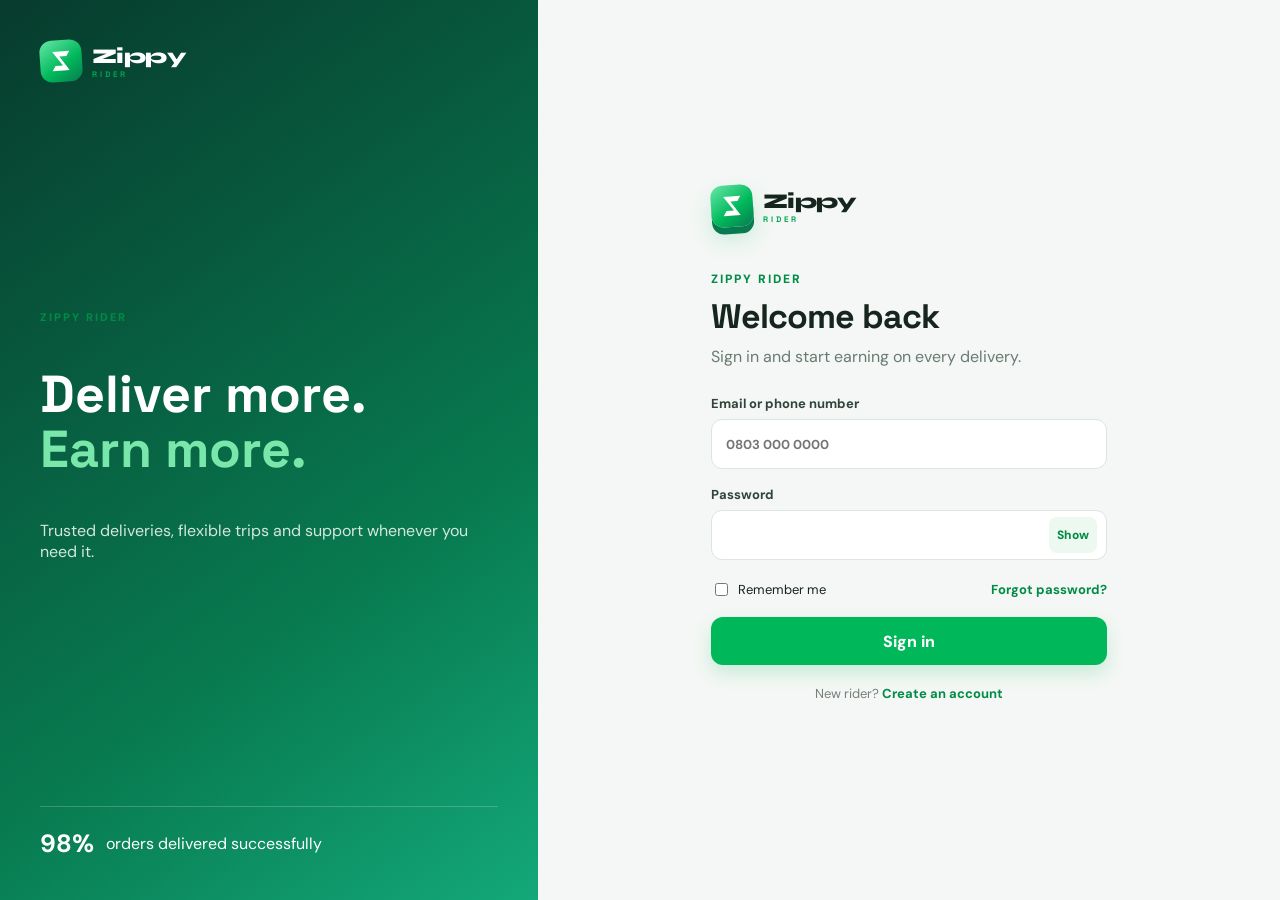
<file: rider/index.html>
<!doctype html><html lang="en"><head><meta charset="UTF-8"/><meta name="viewport" content="width=device-width,initial-scale=1"/><meta name="theme-color" content="#00B85A"/><link rel="preconnect" href="https://fonts.googleapis.com"><link href="https://fonts.googleapis.com/css2?family=DM+Sans:wght@400;500;600;700&family=Space+Grotesk:wght@500;600;700&family=Syne:wght@600;700;800&display=swap" rel="stylesheet"><title>Zippy Rider</title><script type="module" crossorigin src="./assets/index-DfxE4OJ1.js"></script><link rel="stylesheet" crossorigin href="./assets/index-D6kRDA44.css"></head><body><div id="root"></div></body></html>
</file>
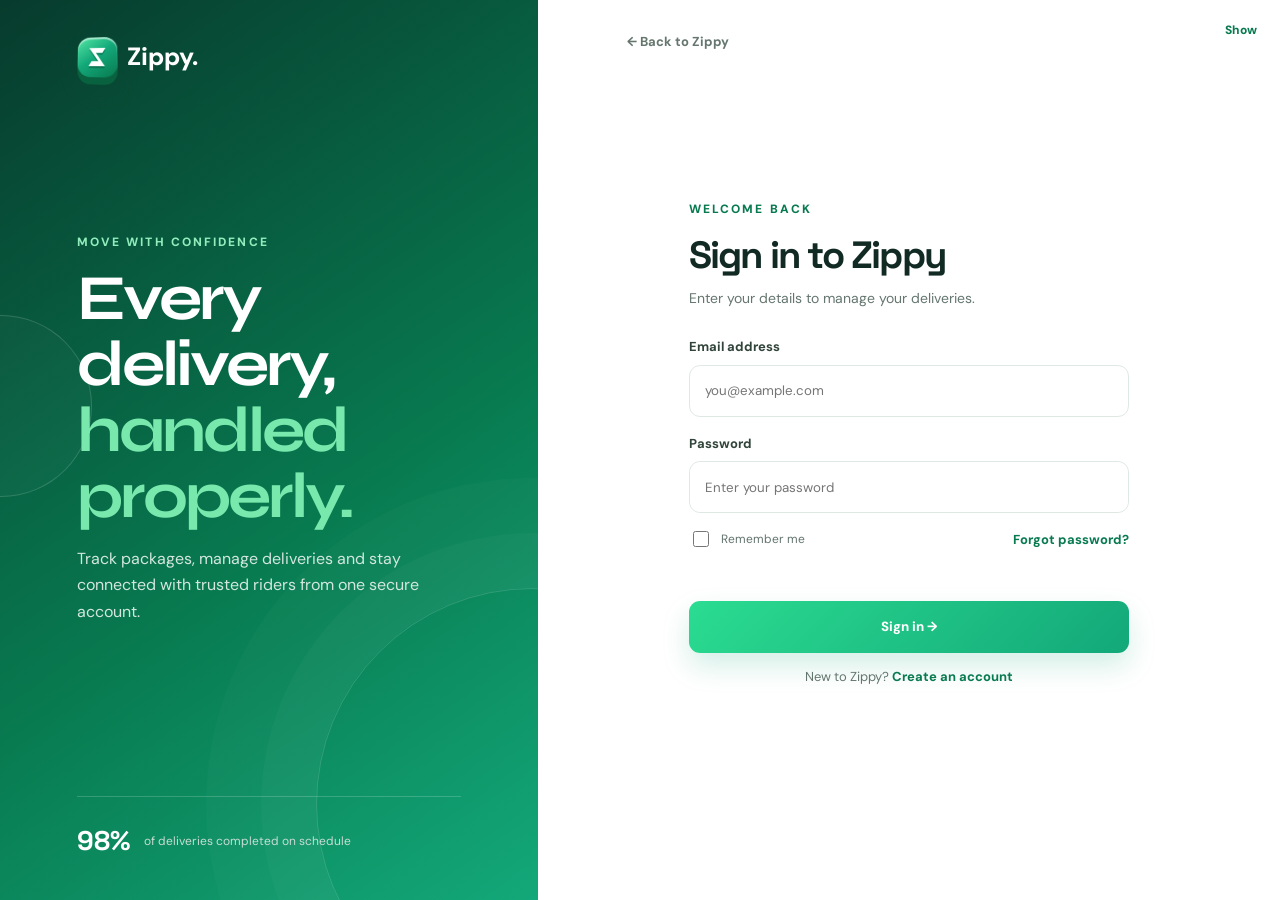
<file: auth.html>
<!doctype html>
<html lang="en">
<head>
  <meta charset="UTF-8">
  <meta name="viewport" content="width=device-width, initial-scale=1.0">
  <meta name="description" content="Securely access or create your Zippy account">
  <title>Account | Zippy</title>
  <link rel="preconnect" href="https://fonts.googleapis.com">
  <link rel="preconnect" href="https://fonts.gstatic.com" crossorigin>
  <link href="https://fonts.googleapis.com/css2?family=DM+Sans:wght@400;500;600;700&family=Space+Grotesk:wght@500;600;700&family=Syne:wght@700;800&display=swap" rel="stylesheet">
  <link rel="stylesheet" href="style.css">
</head>
<body class="auth-page">
  <main class="auth-layout">
    <section class="auth-visual">
      <a href="index.html" class="auth-logo"><span class="logo-icon brand-mark" aria-hidden="true"><svg viewBox="0 0 44 44"><path d="M10 8h25l-4.6 7.2H20l13.8 20.8H8.9l4.6-7.2h10.9L10 8Z"/></svg></span><span>Zippy.</span></a>
      <div class="auth-message"><p class="eyebrow">Move with confidence</p><h1>Every delivery,<br><span>handled properly.</span></h1><p>Track packages, manage deliveries and stay connected with trusted riders from one secure account.</p></div>
      <div class="auth-stat"><span>98%</span><p>of deliveries completed on schedule</p></div>
    </section>

    <section class="auth-panel">
      <a href="index.html" class="auth-back">← Back to Zippy</a>
      <div class="auth-card">
        <section data-auth-view="login">
          <p class="eyebrow">Welcome back</p><h2>Sign in to Zippy</h2><p class="auth-intro">Enter your details to manage your deliveries.</p>
          <form class="auth-form" data-auth-action="login" novalidate>
            <label>Email address<input type="email" name="email" autocomplete="email" placeholder="you@example.com" required></label>
            <label>Password<div class="password-control"><input type="password" name="password" autocomplete="current-password" placeholder="Enter your password" minlength="8" required><button type="button" class="password-toggle" aria-label="Show password">Show</button></div></label>
            <div class="auth-row"><label class="check"><input type="checkbox" name="remember"><span>Remember me</span></label><a href="auth.html?view=forgot">Forgot password?</a></div>
            <p class="form-error" role="alert"></p><button class="auth-submit" type="submit">Sign in →</button>
          </form>
          <p class="auth-switch">New to Zippy? <a href="auth.html?view=register">Create an account</a></p>
        </section>

        <section data-auth-view="register" hidden>
          <p class="eyebrow">Join the movement</p><h2>Create your account</h2><p class="auth-intro">Start sending packages with Zippy today.</p>
          <form class="auth-form" data-auth-action="register" novalidate>
            <div class="name-fields">
              <label>Surname<input type="text" name="surname" autocomplete="family-name" placeholder="e.g. Okafor" minlength="2" required></label>
              <label>Other names<input type="text" name="other_names" autocomplete="given-name" placeholder="e.g. Ada" minlength="2" required></label>
            </div>
            <label>Email address<input type="email" name="email" autocomplete="email" placeholder="you@example.com" required></label>
            <label>Phone number<input type="tel" name="phone" autocomplete="tel" placeholder="e.g. 0801 234 5678" minlength="7" maxlength="18" required></label>
            <label>Password<div class="password-control"><input type="password" name="password" autocomplete="new-password" placeholder="Create a strong password" minlength="8" required><button type="button" class="password-toggle" aria-label="Show password">Show</button></div><small class="field-hint">Use 8+ characters with a number and a letter.</small></label>
            <label class="check terms"><input type="checkbox" name="terms" required><span>I agree to the Terms of Service and Privacy Policy.</span></label>
            <p class="form-error" role="alert"></p><button class="auth-submit" type="submit">Create account →</button>
          </form>
          <p class="auth-switch">Already have an account? <a href="auth.html?view=login">Sign in</a></p>
        </section>

        <section data-auth-view="forgot" hidden>
          <p class="eyebrow">Account recovery</p><h2>Forgot your password?</h2><p class="auth-intro">Enter your email and we'll send you a reset link.</p>
          <form class="auth-form" data-auth-action="forgot" novalidate>
            <label>Email address<input type="email" name="email" autocomplete="email" placeholder="you@example.com" required></label>
            <p class="form-error" role="alert"></p><button class="auth-submit" type="submit">Send reset link →</button>
          </form>
          <p class="auth-switch"><a href="auth.html?view=login">← Back to sign in</a></p>
        </section>

        <section data-auth-view="verify" hidden>
          <div class="verify-icon">✉</div><p class="eyebrow">One last step</p><h2>Verify your email</h2><p class="auth-intro">We sent a 6-digit verification code to <strong id="verification-email">your email address</strong>.</p>
          <form class="auth-form" data-auth-action="verify" novalidate>
            <label class="sr-only" for="verification-code">Verification code</label><input id="verification-code" class="verification-input" type="text" name="code" inputmode="numeric" autocomplete="one-time-code" placeholder="6-digit code" minlength="6" maxlength="6" pattern="[0-9]{6}" required>
            <p class="form-error" role="alert"></p><button class="auth-submit" type="submit">Verify email →</button>
          </form>
          <p class="auth-switch">Didn't receive the code? <button class="text-button" type="button" data-resend>Resend code</button></p>
        </section>

        <div class="auth-success" role="status" hidden><div class="success-check">✓</div><h2 id="auth-success-title">Success</h2><p id="auth-success-message"></p><a class="auth-submit" href="index.html">Continue to Zippy →</a></div>
      </div>
    </section>
  </main>
  <script src="auth.js"></script>
</body>
</html>
</file>
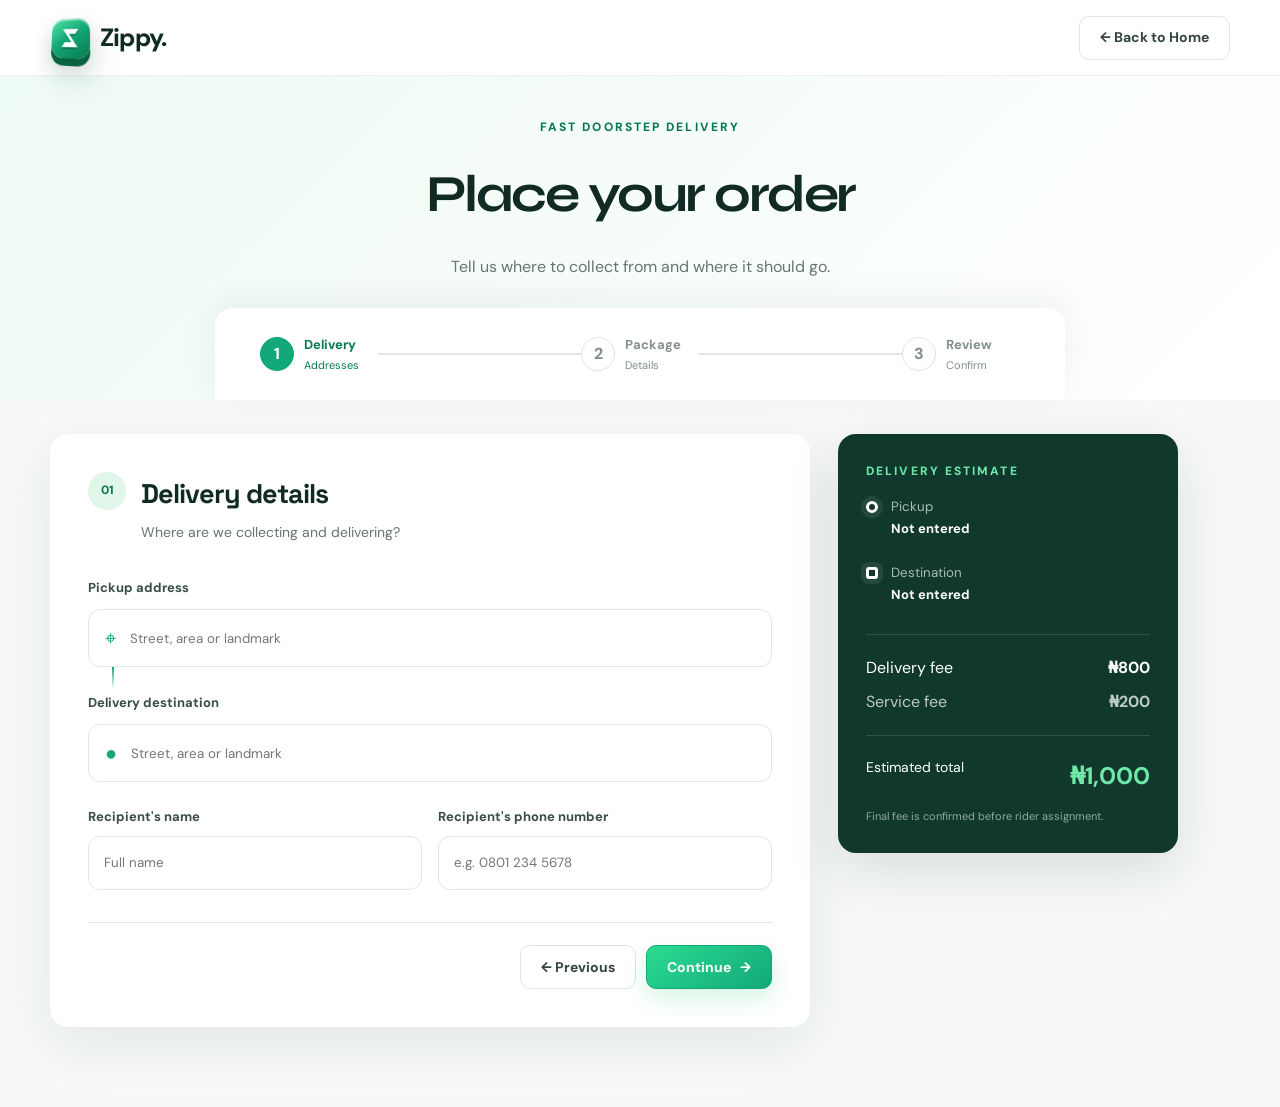
<file: place-order.html>
<!doctype html>
<html lang="en">
<head>
  <meta charset="UTF-8">
  <meta name="viewport" content="width=device-width, initial-scale=1.0">
  <meta name="description" content="Place a delivery order with Zippy">
  <title>Place an Order | Zippy</title>
  <link rel="preconnect" href="https://fonts.googleapis.com">
  <link rel="preconnect" href="https://fonts.gstatic.com" crossorigin>
  <link href="https://fonts.googleapis.com/css2?family=DM+Sans:wght@400;500;600;700&family=Space+Grotesk:wght@500;600;700&family=Syne:wght@700;800&display=swap" rel="stylesheet">
  <link rel="stylesheet" href="style.css">
</head>
<body class="order-page">
  <header class="site-header">
    <nav class="navbar container" aria-label="Order navigation">
      <a href="index.html" class="logo" aria-label="Zippy home"><span class="logo-icon brand-mark" aria-hidden="true"><svg viewBox="0 0 44 44"><path d="M10 8h25l-4.6 7.2H20l13.8 20.8H8.9l4.6-7.2h10.9L10 8Z"/></svg></span><span>Zippy.</span></a>
      <a class="btn btn-light back-home" href="index.html">← Back to Home</a>
    </nav>
  </header>

  <main>
    <section class="order-hero">
      <div class="container order-heading">
        <p class="eyebrow">Fast doorstep delivery</p>
        <h1>Place your order</h1>
        <p>Tell us where to collect from and where it should go.</p>
      </div>
      <div class="container progress-card" aria-label="Order progress">
        <div class="progress-step active" data-step-label="1"><span>1</span><div><strong>Delivery</strong><small>Addresses</small></div></div>
        <div class="progress-line"></div>
        <div class="progress-step" data-step-label="2"><span>2</span><div><strong>Package</strong><small>Details</small></div></div>
        <div class="progress-line"></div>
        <div class="progress-step" data-step-label="3"><span>3</span><div><strong>Review</strong><small>Confirm</small></div></div>
      </div>
    </section>

    <section class="order-layout container">
      <form id="order-form" class="order-form">
        <div class="form-step active" data-step="1">
          <div class="form-section-title"><span>01</span><div><h2>Delivery details</h2><p>Where are we collecting and delivering?</p></div></div>
          <div class="address-field"><label for="pickup">Pickup address</label><div class="input-with-icon"><span>⌖</span><input id="pickup" name="pickup" required placeholder="Street, area or landmark"></div></div>
          <div class="route-divider" aria-hidden="true"></div>
          <div class="address-field"><label for="destination">Delivery destination</label><div class="input-with-icon"><span>●</span><input id="destination" name="destination" required placeholder="Street, area or landmark"></div></div>
          <div class="form-grid">
            <label>Recipient's name<input id="recipient" name="recipient" required placeholder="Full name"></label>
            <label>Recipient's phone number<input id="phone" name="phone" type="tel" required minlength="7" maxlength="18" placeholder="e.g. 0801 234 5678"></label>
          </div>
        </div>

        <div class="form-step" data-step="2">
          <div class="form-section-title"><span>02</span><div><h2>Package details</h2><p>Choose the option that best describes your delivery.</p></div></div>
          <fieldset class="package-types"><legend>Package type</legend>
            <label><input type="radio" name="package" value="Document" data-fee="800" checked><span><b>Document</b><small>Letters and files</small></span><strong>₦800</strong></label>
            <label><input type="radio" name="package" value="Small parcel" data-fee="1500"><span><b>Small parcel</b><small>Up to 5 kg</small></span><strong>₦1,500</strong></label>
            <label><input type="radio" name="package" value="Medium parcel" data-fee="2500"><span><b>Medium parcel</b><small>Up to 15 kg</small></span><strong>₦2,500</strong></label>
            <label><input type="radio" name="package" value="Large parcel" data-fee="4000"><span><b>Large parcel</b><small>Up to 30 kg</small></span><strong>₦4,000</strong></label>
          </fieldset>
          <label class="instructions">Delivery instructions<textarea id="instructions" name="instructions" rows="4" placeholder="Gate colour, call before arrival, floor number..."></textarea></label>
        </div>

        <div class="form-step" data-step="3">
          <div class="form-section-title"><span>03</span><div><h2>Review your order</h2><p>Make sure everything is correct before confirming.</p></div></div>
          <div class="review-grid">
            <div class="review-card"><small>Pickup</small><strong id="review-pickup">—</strong></div>
            <div class="review-card"><small>Destination</small><strong id="review-destination">—</strong></div>
            <div class="review-card"><small>Recipient</small><strong id="review-recipient">—</strong><span id="review-phone">—</span></div>
            <div class="review-card"><small>Package</small><strong id="review-package">Document</strong><span id="review-instructions">No special instructions</span></div>
          </div>
          <div class="customer-negotiation" id="customer-negotiation-panel">
            <div><p class="eyebrow">Rider price</p><h3>Make an offer</h3><p>Riders can accept or counter your delivery offer.</p></div>
            <div class="negotiation-live-status" id="negotiation-live-status" role="status" aria-live="polite" hidden></div>
            <div class="customer-offer"><span>Initial offer</span><strong id="customer-offer-display">₦1,000</strong></div>
            <label for="customer-offer">Adjust your offer</label>
            <div class="offer-input"><span>₦</span><input id="customer-offer" type="number" min="500" step="100" value="1000" aria-describedby="offer-help"></div>
            <div class="offer-chips" aria-label="Quick price adjustments"><button type="button" data-adjust="-200">−₦200</button><button type="button" data-adjust="200">+₦200</button><button type="button" data-adjust="500">+₦500</button></div>
            <small id="offer-help">You can negotiate with an available Zippy Rider.</small>
          </div>
        </div>

        <div class="form-actions">
          <button class="btn btn-light" id="previous-step" type="button" hidden>← Previous</button>
          <button class="btn btn-primary" id="next-step" type="button">Continue <span>→</span></button>
        </div>
      </form>

      <aside class="fee-card">
        <p class="eyebrow">Delivery estimate</p>
        <div class="fee-route"><span></span><div><small>Pickup</small><strong id="summary-pickup">Not entered</strong></div></div>
        <div class="fee-route destination"><span></span><div><small>Destination</small><strong id="summary-destination">Not entered</strong></div></div>
        <div class="fee-breakdown"><div><span>Delivery fee</span><strong id="delivery-fee">₦800</strong></div><div><span>Service fee</span><strong>₦200</strong></div></div>
        <div class="fee-total"><span>Estimated total</span><strong id="estimated-total">₦1,000</strong></div>
        <p class="fee-note">Final fee is confirmed before rider assignment.</p>
      </aside>
    </section>
  </main>

  <div class="order-modal" id="order-success" role="dialog" aria-modal="true" aria-labelledby="success-title" aria-hidden="true">
    <div class="order-success-card"><div class="success-check">✓</div><p class="eyebrow">Order confirmed</p><h2 id="success-title">Your rider is being assigned</h2><p>Your Zippy order <strong id="order-number">ZIP000000</strong> has been received. We'll update you shortly.</p><a class="btn btn-primary" href="index.html">Return home</a><button class="btn btn-light" id="track-order" type="button">Track this order</button></div>
  </div>

  <script src="script.js"></script>
  <script src="place-order.js"></script>
</body>
</html>
</file>
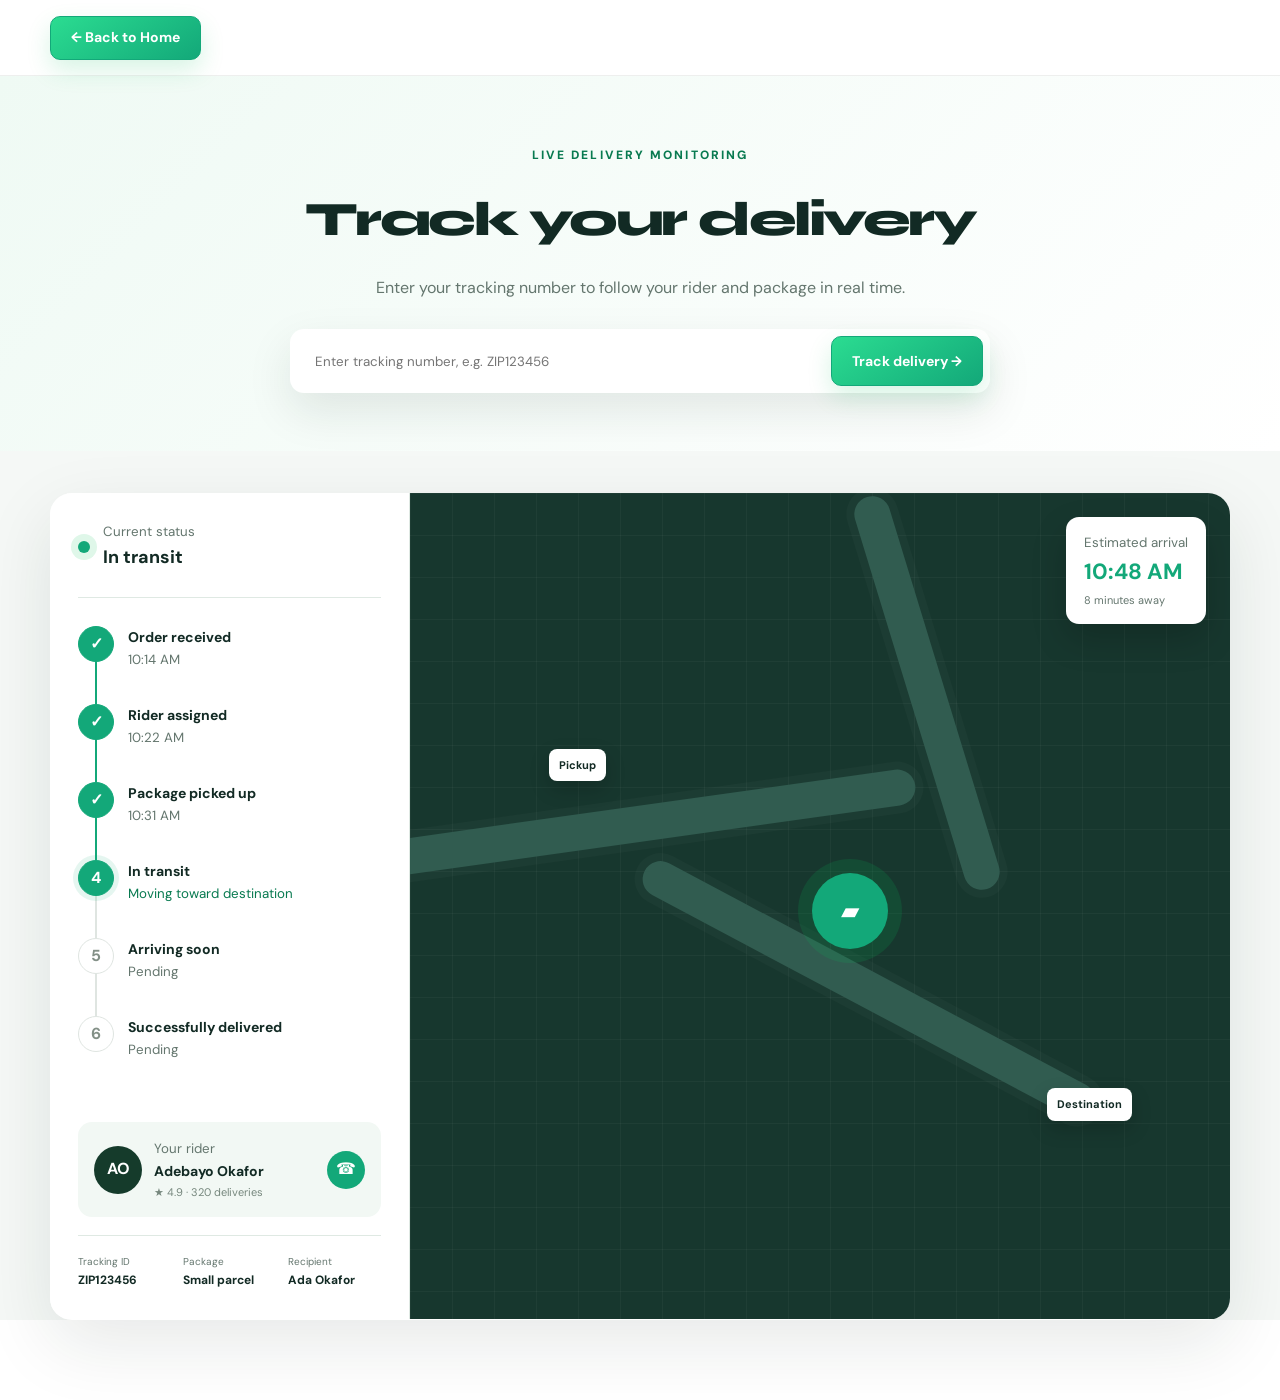
<file: track-order.html>
<!doctype html>
<html lang="en">
<head>
  <meta charset="UTF-8">
  <meta name="viewport" content="width=device-width, initial-scale=1.0">
  <title>Track Your Order | Zippy</title>
  <link rel="preconnect" href="https://fonts.googleapis.com">
  <link rel="preconnect" href="https://fonts.gstatic.com" crossorigin>
  <link href="https://fonts.googleapis.com/css2?family=DM+Sans:wght@400;500;600;700&family=Space+Grotesk:wght@500;600;700&family=Syne:wght@700;800&display=swap" rel="stylesheet">
  <link rel="stylesheet" href="style.css">
</head>
<body>
  <header class="site-header"><nav class="navbar container" aria-label="Tracking page navigation"><div class="nav-actions"><a class="btn btn-primary" href="index.html">← Back to Home</a></div></nav></header>
  <main class="tracking-page">
    <section class="tracking-search"><div class="container"><p class="eyebrow">Live delivery monitoring</p><h1>Track your delivery</h1><p>Enter your tracking number to follow your rider and package in real time.</p><form id="tracking-page-form" class="tracking-page-form" novalidate><input id="tracking-page-input" placeholder="Enter tracking number, e.g. ZIP123456" aria-label="Tracking number"><button class="btn btn-primary" type="submit">Track delivery →</button></form><p id="tracking-page-message" role="status"></p></div></section>
    <section class="tracking-dashboard container" id="tracking-dashboard">
      <aside class="delivery-panel">
        <div class="delivery-state"><span class="live-dot"></span><div><small>Current status</small><strong id="delivery-status">In transit</strong></div></div>
        <div class="progress-list" id="delivery-timeline">
          <div class="progress-item complete" data-status="received"><span>✓</span><div><strong>Order received</strong><small>10:14 AM</small></div></div>
          <div class="progress-item complete" data-status="assigned"><span>✓</span><div><strong>Rider assigned</strong><small>10:22 AM</small></div></div>
          <div class="progress-item complete" data-status="picked-up"><span>✓</span><div><strong>Package picked up</strong><small>10:31 AM</small></div></div>
          <div class="progress-item current" data-status="in-transit"><span>4</span><div><strong>In transit</strong><small>Moving toward destination</small></div></div>
          <div class="progress-item" data-status="arriving"><span>5</span><div><strong>Arriving soon</strong><small>Pending</small></div></div>
          <div class="progress-item" data-status="delivered"><span>6</span><div><strong>Successfully delivered</strong><small>Pending</small></div></div>
        </div>
        <div class="rider-profile"><div class="rider-avatar" id="rider-avatar">AO</div><div><small>Your rider</small><strong id="rider-name">Adebayo Okafor</strong><span id="rider-rating">★ 4.9 · 320 deliveries</span></div><a href="tel:+2348000000000" class="call-rider" id="rider-call" aria-label="Call rider">☎</a></div>
        <div class="delivery-summary">
          <div><small>Tracking ID</small><strong id="delivery-tracking-id">ZIP123456</strong></div>
          <div><small>Package</small><strong id="delivery-package">Small parcel</strong></div>
          <div><small>Recipient</small><strong id="delivery-recipient">Ada Okafor</strong></div>
        </div>
      </aside>
      <div class="live-map">
        <div class="map-grid"></div><div class="map-route route-one"></div><div class="map-route route-two"></div><div class="map-route route-three"></div>
        <span class="location-pin pickup-pin">Pickup</span><span class="location-pin destination-pin">Destination</span><div class="moving-rider">▰</div>
        <div class="eta-card"><small>Estimated arrival</small><strong id="eta-time">10:48 AM</strong><span id="eta-distance">8 minutes away</span></div>
      </div>
    </section>
  </main>
  <script src="script.js"></script>
</body>
</html>
</file>
<file: rider/assets/index-D6kRDA44.css>
:root{color:#17251f;font-synthesis:none;background:#f4f7f5;font-family:DM Sans,sans-serif}*{box-sizing:border-box}body{min-width:320px;margin:0}button,input,select,textarea{font:inherit}button,a{transition:all .2s}a{color:inherit;text-decoration:none}:focus-visible{outline-offset:2px;outline:3px solid #00b85a59}.btn{cursor:pointer;background:#00b85a;border:0;border-radius:12px;justify-content:center;align-items:center;min-height:48px;padding:0 18px;font-weight:800;display:inline-flex;color:#fff!important}.btn-primary{background:#00b85a;box-shadow:0 8px 18px #00b85a2e}.btn-outline{background:#fff;border:1px solid #dce5df;color:#1b3127!important}.btn-soft{background:#e8f8ef;color:#087a50!important}.btn-danger{background:#fff;border:1px solid #ffd9d9;color:#bd3434!important}.btn:disabled{opacity:.55;cursor:not-allowed}.brand{align-items:center;gap:10px;width:max-content;display:flex}.brand-mark{color:#fff;background:linear-gradient(145deg,#67e7a9,#00b85a 58%,#087b50);border-radius:12px;place-items:center;width:42px;height:42px;display:grid;transform:rotate(-4deg);box-shadow:0 7px #087a50,0 12px 22px #00b85a2e}.brand-mark b{font-size:24px}.brand-mark svg{fill:currentColor;width:30px;height:30px}.brand-mark svg path{stroke:none}.brand>span:last-child strong{letter-spacing:-.6px;font-family:Syne,sans-serif;font-weight:800}.brand>span:last-child small{font-family:Space Grotesk,sans-serif;font-weight:800}.page-heading h1,.dashboard-head h1,.auth-card h1,.register-card h1{letter-spacing:-1.2px;font-family:Syne,sans-serif}.auth-visual{background:linear-gradient(145deg,#eafaf2 0%,#d8f4e6 55%,#b8eccf 100%)}.brand>span:last-child{flex-direction:column;display:flex}.brand>span:last-child strong{font-size:21px}.brand>span:last-child small{color:#00a653;letter-spacing:3px;font-size:8px}.auth-page{grid-template-columns:1fr;min-height:100vh;display:grid}.auth-visual{display:none}.auth-page>main,.auth-card{min-height:100vh}.auth-card{flex-direction:column;justify-content:center;width:min(440px,100%);margin:auto;padding:28px 22px;display:flex}.auth-card .brand{margin-bottom:32px}.auth-card h1,.register-card h1{letter-spacing:-1px;margin:8px 0;font-family:Space Grotesk,sans-serif;font-size:34px}.auth-label{color:#008c45;text-transform:uppercase;letter-spacing:2px;font-size:12px;font-weight:800;margin-bottom:0!important}.auth-sub{color:#687b71;margin:0 0 28px}.auth-card form,.registration{display:grid}.field{color:#30443a;gap:7px;margin-bottom:17px;font-size:13px;font-weight:700;display:grid}.field input,.field select,.field textarea{background:#fff;border:1px solid #dce5df;border-radius:11px;width:100%;min-height:50px;padding:0 14px}.password-control{position:relative}.password-control input{padding-right:68px!important}.password-toggle{color:#008c45;cursor:pointer;background:#edf8f1;border:0;border-radius:8px;min-width:48px;min-height:36px;font-size:12px;font-weight:800;position:absolute;top:50%;right:10px;transform:translateY(-50%)}.password-toggle:focus-visible{outline-offset:2px;outline:3px solid #00b85a59}.field textarea{height:100px;padding-top:12px}.field input:focus,.field select:focus,.field textarea:focus{border-color:#00b85a;outline:none;box-shadow:0 0 0 3px #00b85a1a}.field-error,.hint{font-size:12px;font-weight:500}.field-error{color:#c33b3b}.auth-row{justify-content:space-between;align-items:center;margin:3px 0 18px;font-size:13px;display:flex}.auth-row a,.switch-copy a{color:#008c45;font-weight:700}.check{align-items:center;gap:7px;display:flex}.switch-copy{text-align:center;color:#738178;margin-top:20px;font-size:13px}.auth-card form>.btn{width:100%}.otp{grid-template-columns:repeat(6,1fr);gap:8px;margin:22px 0;display:grid}.otp input{text-align:center;border:1px solid #dce5df;border-radius:10px;width:100%;height:54px;font-weight:800}.success-icon{color:#00a653;background:#dcf7e9;border-radius:50%;place-items:center;width:68px;height:68px;margin-bottom:20px;font-size:30px;display:grid}.registration{max-width:850px;min-height:100vh;margin:auto;padding:24px 18px 40px}.registration>.brand{margin-bottom:32px}.register-progress{margin-bottom:20px;display:flex}.register-progress div{color:#8a9890;flex:1;align-items:center;gap:7px;min-width:0;display:flex}.register-progress div:not(:last-child):after{content:"";background:#e0e6e2;flex:1;height:2px}.register-progress div.active,.register-progress div.complete{color:#008c45}.register-progress span{background:#fff;border:1px solid #dce5df;border-radius:50%;flex:none;place-items:center;width:32px;height:32px;font-size:12px;font-weight:800;display:grid}.register-progress div.active span,.register-progress div.complete span{color:#fff;background:#00b85a;border-color:#00b85a}.register-progress small{display:none}.registration{background:radial-gradient(circle at 92% 4%,#00b85a47,#0000 22%),radial-gradient(circle at 8% 100%,#79e7aa38,#0000 28%),linear-gradient(145deg,#fbfefc 0%,#edf8f2 58%,#dff3e8 100%)}.register-card{background:linear-gradient(145deg,#fffffffa,#f8fdfaf5);border:1px solid #00b85a17;border-radius:18px;padding:24px 18px;box-shadow:0 18px 50px #10231a14}.register-card h1{color:#153328}.registration .register-progress{background:#ffffffb8;border-radius:16px;padding:12px}.registration .form-actions .btn-primary{background:linear-gradient(135deg,#00c968,#00a653 72%,#087a50);box-shadow:0 10px 24px #00a65338}.eyebrow{text-transform:uppercase;letter-spacing:2px;margin:0;font-weight:800;color:#008c45!important;font-size:11px!important}.form-grid{display:grid}.form-actions{gap:10px;margin-top:12px;display:flex}.form-actions>*{flex:1}.uploads{gap:12px;display:grid}.upload-box{text-align:center;cursor:pointer;border:2px dashed #bddacb;border-radius:14px;flex-direction:column;justify-content:center;align-items:center;min-height:120px;padding:18px;display:flex}.upload-box input{opacity:0;position:absolute}.upload-box span{color:#00b85a;font-size:24px}.upload-box small{color:#78877e}.review-list{border-top:1px solid #edf1ee}.review-list div{border-bottom:1px solid #edf1ee;justify-content:space-between;padding:16px 0;display:flex}.success-card{text-align:center;align-items:center;max-width:600px;margin:auto}.app-shell{min-height:100vh}.desktop-nav{display:none}.app-main{padding-bottom:76px}.page{max-width:1100px;margin:auto;padding:20px 16px 35px}.page-heading{margin-bottom:20px}.page-heading p{color:#008c45;text-transform:uppercase;letter-spacing:2px;font-size:11px;font-weight:800}.page-heading h1{margin:3px 0;font-family:Space Grotesk;font-size:30px}.page-heading span{color:#738178;font-size:13px}.dashboard-head{justify-content:space-between;align-items:flex-end;gap:12px;margin-bottom:18px;display:flex}.dashboard-head p{color:#738178;margin:0}.dashboard-head h1{margin:0;font-family:Space Grotesk;font-size:30px}.online-toggle{color:#fff;text-align:left;background:#263b33;border:0;border-radius:16px;align-items:center;gap:9px;min-width:145px;min-height:62px;padding:8px 12px;display:flex}.online-toggle>span{background:#9aaba2;border-radius:50%;width:15px;height:15px}.online-toggle.is-on{background:#008c45}.online-toggle.is-on>span{background:#fff;box-shadow:0 0 0 5px #ffffff26}.online-toggle div{flex-direction:column;display:flex}.online-toggle strong{font-size:13px}.online-toggle small{color:#d8e5df;font-size:10px}.status-banner{border-radius:12px;margin-bottom:15px;padding:14px;font-size:13px}.status-banner.pending{color:#80611b;background:#fff4d7}.status-banner.suspended{color:#9b3535;background:#ffe7e7}.stats-grid{grid-template-columns:repeat(2,1fr);gap:10px;display:grid}.stat-card{background:#fff;border-radius:15px;align-items:flex-end;gap:9px;min-height:100px;padding:14px;display:flex;box-shadow:0 10px 30px #10231a0d}.stat-card>span{color:#008c45;background:#e5f7ed;border-radius:9px;place-items:center;width:34px;height:34px;font-weight:800;display:grid}.stat-card div{flex-direction:column;display:flex}.stat-card small{color:#738178;font-size:10px}.stat-card strong{font-family:Space Grotesk;font-size:20px}.dashboard-section{margin-top:24px}.section-title{justify-content:space-between;align-items:center;display:flex}.section-title h2{font-size:18px}.section-title a{color:#008c45;font-size:13px;font-weight:800}.soft-empty{text-align:left;color:#738178;background:#fff;border-radius:16px;justify-content:center;align-items:center;gap:15px;min-height:130px;display:flex}.soft-empty>span{color:#00b85a;background:#e9f7ef;border-radius:50%;place-items:center;width:48px;height:48px;font-size:22px;display:grid}.soft-empty strong{color:#263b33}.active-preview{background:#fff;border-radius:14px;align-items:center;gap:12px;padding:15px;display:flex;box-shadow:0 8px 25px #10231a0f}.active-preview>span{color:#00b85a}.active-preview div{flex-direction:column;flex:1;display:flex}.active-preview small{color:#738178}.bottom-nav{z-index:20;height:68px;padding-bottom:env(safe-area-inset-bottom);background:#fff;border-top:1px solid #edf1ee;grid-template-columns:repeat(4,1fr);display:grid;position:fixed;bottom:0;left:0;right:0;box-shadow:0 -8px 25px #10231a0d}.bottom-nav a{color:#75857c;flex-direction:column;justify-content:center;align-items:center;font-size:10px;display:flex}.bottom-nav a.active{color:#008c45}.bottom-nav b{font-size:20px}.request-card,.history-card,.profile-card,.profile-details,.card{background:#fff;border-radius:18px;box-shadow:0 12px 35px #10231a12}.request-card{margin-bottom:16px;padding:16px}.request-top{justify-content:space-between;display:flex}.request-top div{flex-direction:column;display:flex}.request-top small{color:#8a9890}.request-top>span{color:#008c45;background:#e5f7ed;border-radius:20px;padding:6px 9px;font-size:10px;font-weight:800}.request-top>span.expired{color:#777;background:#eee}.route{margin:18px 0;padding-left:2px}.route>div{gap:12px;min-height:52px;display:flex}.route i{border:3px solid #00b85a;border-radius:50%;width:11px;height:11px;margin-top:5px}.route>div:last-child i{border-radius:2px}.route span,.price-line{flex-direction:column;display:flex}.route small,.active-route span{color:#839087;letter-spacing:1px;font-size:8px;font-weight:800}.route strong{font-size:13px}.route-meta{flex-wrap:wrap;gap:7px;display:flex}.route-meta span{background:#f4f7f5;border-radius:8px;padding:7px 9px;font-size:11px}.request-note{color:#65776d;font-size:12px}.offer-row{border-top:1px solid #edf1ee;grid-template-columns:1fr auto auto;align-items:center;gap:10px;margin-top:14px;padding-top:14px;display:grid}.offer-row span{color:#738178;font-size:12px}.offer-row strong{font-size:21px}.offer-row b{color:#80611b;background:#fff4d7;border-radius:8px;padding:6px 8px;font-size:11px}.request-actions{grid-template-columns:repeat(3,1fr);gap:7px;margin-top:14px;display:grid}.request-actions .btn{min-height:44px;padding:0 7px;font-size:12px}.empty{text-align:center;color:#738178;padding:55px 20px}.empty b{color:#dce9e1;font-size:50px}.empty h2{color:#263b33}.modal-backdrop{z-index:50;background:#071d178c;align-items:flex-end;display:flex;position:fixed;inset:0}.modal-sheet{background:#fff;border-radius:22px 22px 0 0;width:100%;max-height:88vh;padding:24px 18px;position:relative;overflow:auto}.modal-sheet h2{margin:6px 0;font-family:Space Grotesk}.modal-sheet select{border:1px solid #dce5df;border-radius:10px;width:100%;height:50px;padding:0 12px}.sheet-close{background:#f2f5f3;border:0;border-radius:50%;width:40px;height:40px;font-size:22px;position:absolute;top:16px;right:16px}.offer-summary{background:#eef9f3;border-radius:12px;grid-template-columns:1fr 1fr;margin:18px 0;padding:14px;display:grid}.offer-summary span{color:#738178;flex-direction:column;font-size:11px;display:flex}.offer-summary strong{color:#263b33;font-size:16px}.money-input{border:1px solid #dce5df;border-radius:11px;align-items:center;height:50px;display:flex}.money-input b{padding-left:14px}.money-input input{border:0!important;height:48px!important}.chips{gap:7px;margin:-9px 0 15px;display:flex}.chips button{color:#008c45;background:#fff;border:1px solid #cce8d8;border-radius:20px;min-height:36px;padding:0 10px;font-weight:700}.negotiation-timeline{background:#f3f8f5;border-radius:10px;justify-content:space-between;align-items:center;margin-top:12px;padding:10px;font-size:10px;display:flex}.negotiation-timeline span{max-width:30%}.active-page{max-width:900px}.active-page .card{margin-bottom:12px;padding:16px}.customer-line{grid-template-columns:auto 1fr auto auto;align-items:center;gap:8px;display:grid}.avatar,.history-icon{color:#008c45;background:#dff5e9;border-radius:50%;place-items:center;width:42px;height:42px;font-weight:800;display:grid}.customer-line div{flex-direction:column;display:flex}.customer-line button{background:#fff;border:1px solid #dce5df;border-radius:9px;min-height:40px;font-size:11px}.active-route{border-left:2px dashed #99d9b8;margin-top:15px;padding-left:16px}.active-route div{flex-direction:column;padding:5px 0 15px;display:flex}.route-map{background:linear-gradient(145deg,#eef5f1,#dcece3);border-radius:14px;height:220px;position:relative;overflow:hidden}.route-map:before,.route-map:after{content:"";background:#fff;width:150%;height:18px;position:absolute;top:45%;left:-20%;transform:rotate(-20deg)}.route-map:after{top:65%;transform:rotate(35deg)}.map-pin{z-index:2;color:#fff;border-radius:50%;place-items:center;width:32px;height:32px;font-weight:800;display:grid;position:absolute}.pickup-pin{background:#263b33;bottom:23%;left:10%}.drop-pin{background:#00b85a;top:20%;right:12%}.rider-dot{z-index:3;color:#00b85a;font-size:27px;position:absolute;top:55%;left:48%}.route-map p{z-index:2;text-align:center;color:#738178;width:100%;font-size:11px;position:absolute;bottom:6px}.price-line{border-top:1px solid #edf1ee;justify-content:space-between;margin-top:15px;padding-top:15px;flex-direction:row!important;display:flex!important}.price-line strong{font-size:20px}.status-stepper{grid-template-columns:repeat(5,1fr);margin-bottom:20px;display:grid}.status-stepper div{text-align:center;color:#9aa69f;flex-direction:column;align-items:center;display:flex}.status-stepper span{background:#edf1ee;border-radius:50%;place-items:center;width:30px;height:30px;font-size:11px;display:grid}.status-stepper div.done span{color:#fff;background:#00b85a}.status-stepper div.done{color:#263b33}.status-stepper small{margin-top:5px;font-size:8px}.status-card>.btn{width:100%}.cancel-link{color:#bd3434;background:#fff;border:0;width:100%;margin-top:12px;font-weight:700}.history-card{grid-template-columns:auto 1fr auto;align-items:center;gap:10px;margin-bottom:10px;padding:14px;display:grid}.history-card div{flex-direction:column;display:flex}.history-card small{color:#738178;font-size:10px}.history-card strong{font-size:13px}.history-card b{color:#008c45;font-size:10px}.profile-card{align-items:center;gap:13px;padding:20px;display:flex}.profile-avatar{color:#fff;background:#00b85a;border-radius:50%;place-items:center;width:70px;height:70px;font-size:28px;font-weight:800;display:grid}.profile-card h2{margin:0}.profile-card p{color:#738178;margin:2px 0}.status-pill{color:#008c45;background:#e5f7ed;border-radius:20px;padding:5px 8px;font-size:10px;font-weight:800}.profile-details{margin:12px 0;padding:20px}.profile-details h2{font-size:17px}.profile-details dl div{border-bottom:1px solid #edf1ee;justify-content:space-between;padding:12px 0;display:flex}.profile-details dt{color:#738178}.profile-details dd{margin:0;font-weight:700}.skeleton{background:linear-gradient(90deg,#edf1ee,#f9fbfa,#edf1ee) 0 0/200% 100%;border-radius:15px;height:70px;animation:1.2s infinite shine}.skeleton.tall{height:220px;margin-top:15px}@keyframes shine{to{background-position:-200% 0}}@media (width>=768px){.auth-page{grid-template-columns:42% 58%}.auth-visual{color:#fff;background:linear-gradient(145deg,#073b2d,#087a50 65%,#13a879);flex-direction:column;padding:40px;display:flex}.auth-visual>div:nth-child(2){margin:auto 0}.auth-visual .brand-mark-dark{box-shadow:none}.auth-visual h2{font-family:Space Grotesk;font-size:52px;line-height:1.05}.auth-visual h2 span{color:#79e7aa}.auth-visual>div>p:last-child{color:#d3e7df}.auth-stat{border-top:1px solid #fff3;align-items:center;gap:12px;padding-top:20px;display:flex}.auth-stat strong{font-size:25px}.auth-card{min-height:100vh}.form-grid{grid-template-columns:repeat(2,1fr);gap:0 14px}.register-progress small{font-size:11px;display:block}.register-card{padding:32px}.uploads{grid-template-columns:repeat(3,1fr)}.modal-backdrop{justify-content:center;align-items:center}.modal-sheet{border-radius:20px;width:min(520px,100% - 30px)}.negotiation-sheet{padding:28px}.stats-grid{grid-template-columns:repeat(4,1fr)}}@media (width>=1024px){.app-shell{grid-template-columns:230px 1fr;display:grid}.desktop-nav{background:#fff;border-right:1px solid #edf1ee;height:100vh;padding:28px 22px;display:block;position:sticky;top:0}.desktop-nav .brand{margin-bottom:45px}.desktop-nav nav{gap:7px;display:grid}.desktop-nav nav a{color:#738178;border-radius:11px;align-items:center;gap:12px;min-height:48px;padding:0 14px;font-weight:700;display:flex}.desktop-nav nav a span{font-size:20px}.desktop-nav nav a.active{color:#008c45;background:#e6f7ed}.bottom-nav{display:none}.app-main{padding-bottom:0}.page{padding:38px 34px}.request-card{padding:22px}.modal-backdrop{left:230px}}
</file>
<file: style.css>
/* Zippy Logistics â€” premium responsive interface */
:root{
--font-body:"DM Sans","Segoe UI",Arial,sans-serif;
--font-heading:"Space Grotesk",sans-serif;
--font-display:"Syne","Space Grotesk",sans-serif;
--green:#13a879;
--green-bright:#2bdc91;
--green-dark:#087a50;
--green-deep:#063f32;
--mint:#ddf7eb;
--ink:#122a24;
--muted:#64766e;
--line:#dfe9e3;
--soft:#f1f7f4;
--white:#fff}
*{
box-sizing:border-box}
html{
scroll-behavior:smooth;
scroll-padding-top:76px}
body{
margin:0;
font-family:var(--font-body);
color:var(--ink);
background:#fff;
line-height:1.65;
-webkit-font-smoothing:antialiased}
body.modal-open{
overflow:hidden}
img{
max-width:100%}
a{
color:inherit;
text-decoration:none}
button,input{
font-family:inherit}
button{
cursor:pointer}
.container{
width:min(1180px,calc(100% - 40px));
margin-inline:auto}
.site-header{
height:76px;
position:sticky;
top:0;
z-index:50;
background:rgba(255,255,255,.94);
border-bottom:1px solid rgba(16,35,26,.07);
backdrop-filter:blur(16px)}
.navbar{
height:76px;
display:flex;
align-items:center;
justify-content:space-between}
.logo{
display:flex;
align-items:center;
gap:10px;
font-size:25px;
font-weight:800;
letter-spacing:-1px}
.logo-icon{
width:40px;
height:40px;
display:grid;
place-items:center;
border-radius:12px;
background:linear-gradient(145deg,#18cf70,var(--green));
color:#fff;
box-shadow:0 9px 24px rgba(0,184,90,.23)}
.nav-menu{
display:flex;
align-items:center;
gap:48px}
.nav-links{
display:flex;
align-items:center;
gap:27px}
.nav-links a{
position:relative;
padding:26px 0;
font-size:13.5px;
font-weight:600;
color:#425048;
transition:.2s}
.nav-links a:after{
content:"";
position:absolute;
left:0;
right:0;
bottom:18px;
height:2px;
border-radius:2px;
background:var(--green);
transform:scaleX(0);
transition:.2s}
.nav-links a:hover,.nav-links a.active{
color:var(--green)}
.nav-links a:hover:after,.nav-links a.active:after{
transform:scaleX(1)}
.nav-actions{
display:flex;
gap:9px}
.btn{
height:44px;
padding:0 20px;
border:1px solid transparent;
border-radius:10px;
display:inline-flex;
align-items:center;
justify-content:center;
gap:9px;
font-size:14px;
font-weight:700;
transition:transform .2s,box-shadow .2s,background .2s,border-color .2s}
.btn-primary{
background:var(--green);
border-color:var(--green);
color:#fff;
box-shadow:0 10px 24px rgba(0,184,90,.16)}
.btn-primary:hover{
background:var(--green-dark);
border-color:var(--green-dark);
transform:translateY(-2px);
box-shadow:0 14px 28px rgba(0,184,90,.23)}
.btn-light,.btn-outline{
background:#fff;
border-color:#dee6e1;
color:#34453c}
.btn-light:hover,.btn-outline:hover{
border-color:var(--green);
color:var(--green);
transform:translateY(-2px)}
.btn-large{
height:54px;
padding-inline:24px}
.menu-toggle{
display:none;
width:42px;
height:42px;
padding:10px;
border:0;
border-radius:10px;
background:#f2f7f4}
.menu-toggle span{
display:block;
height:2px;
margin:5px 0;
border-radius:2px;
background:var(--ink);
transition:.25s}
.hero{
position:relative;
overflow:hidden;
background:linear-gradient(115deg,#f2fbf6 0%,#fff 54%,#edf9f3 100%)}
.hero:before{
content:"";
position:absolute;
width:520px;
height:520px;
right:-280px;
top:-240px;
border:1px solid rgba(0,184,90,.12);
border-radius:50%;
box-shadow:0 0 0 55px rgba(0,184,90,.025),0 0 0 110px rgba(0,184,90,.018)}
.hero-grid{
min-height:650px;
display:grid;
grid-template-columns:1.08fr .92fr;
align-items:center;
gap:58px}
.eyebrow{
margin:0 0 14px;
color:var(--green-dark);
font-size:12px;
font-weight:800;
letter-spacing:2.1px;
text-transform:uppercase}
.hero-copy h1{
max-width:670px;
margin:0;
font-size:clamp(46px,5.3vw,72px);
line-height:1.02;
letter-spacing:-3.7px;
font-family:var(--font-heading);
font-weight:800}
.hero-copy h1 strong{display:block;color:var(--ink);margin-bottom:.02em}
.hero-copy h1 span{display:block;color:var(--green);white-space:nowrap}
.hero-copy h1 .hero-priority{color:var(--ink)}
.hero-text{
max-width:610px;
margin:25px 0 0;
color:var(--muted);
font-size:17px;
line-height:1.8}
.hero-actions{
display:flex;
flex-wrap:wrap;
gap:12px;
margin-top:31px}
.play-icon{
width:28px;
height:28px;
display:grid;
place-items:center;
border-radius:50%;
background:#e1f7e9;
color:var(--green);
font-size:10px}
.benefits{
display:flex;
flex-wrap:wrap;
gap:12px 24px;
margin-top:27px;
color:#465b50;
font-size:13px;
font-weight:600}
.benefits span{
position:relative;
padding-left:19px}
.benefits span:before{
content:"âœ“";
position:absolute;
left:0;
color:var(--green);
font-weight:800}
.hero-image-wrap{
height:560px;
position:relative;
display:flex;
align-items:flex-end;
justify-content:center}
.hero-circle{
position:absolute;
width:445px;
height:445px;
bottom:48px;
border-radius:50%;
background:linear-gradient(145deg,#dff4e7,#c4ebd3);
border:18px solid rgba(255,255,255,.8);
box-shadow:0 40px 80px rgba(0,140,69,.08)}
.hero-circle:before{
content:"";
position:absolute;
right:-18px;
top:46px;
width:92px;
height:92px;
border-radius:24px;
background:rgba(0,184,90,.12);
transform:rotate(18deg)}
.hero-image{
position:absolute;
z-index:2;
width:430px;
height:515px;
bottom:0;
object-fit:cover;
object-position:center 32%;
border-radius:220px 220px 30px 30px;
filter:saturate(.93) contrast(1.02);
box-shadow:0 30px 70px rgba(16,24,40,.18)}
.rider-status{
position:absolute;
z-index:3;
right:-12px;
bottom:58px;
width:205px;
padding:14px;
display:flex;
align-items:center;
gap:10px;
border:1px solid rgba(255,255,255,.8);
border-radius:14px;
background:rgba(255,255,255,.96);
box-shadow:0 18px 45px rgba(16,35,26,.18);
font-size:11px;
backdrop-filter:blur(10px)}
.rider-status>div{
display:flex;
flex:1;
flex-direction:column}
.rider-status strong{
font-size:12px}
.rider-status small{
color:#8a9891}
.status-dot{
width:10px;
height:10px;
flex:none;
border-radius:50%;
background:var(--green);
box-shadow:0 0 0 5px #e7f8ed}
.mini-truck{
color:var(--green);
font-size:18px}
.section{
padding:105px 0}
.section-heading{
max-width:720px;
margin:0 auto 52px;
text-align:center}
.section-heading h2,.why h2{
margin:0;
font-size:clamp(34px,4vw,48px);
line-height:1.13;
letter-spacing:-1.9px}
.section-heading>p:last-child{
max-width:570px;
margin:16px auto 0;
color:var(--muted);
font-size:16px}
.feature-grid{
display:grid;
grid-template-columns:repeat(4,1fr);
gap:20px}
.feature-card{
position:relative;
padding:30px 26px;
border:1px solid var(--line);
border-radius:18px;
background:#fff;
box-shadow:0 12px 35px rgba(16,35,26,.045);
overflow:hidden;
transition:.28s ease}
.feature-card:before{
content:"";
position:absolute;
left:0;
right:0;
top:0;
height:3px;
background:var(--green);
transform:scaleX(0);
transition:.28s}
.feature-card:hover{
transform:translateY(-8px);
box-shadow:0 24px 48px rgba(16,35,26,.09)}
.feature-card:hover:before{
transform:scaleX(1)}
.feature-icon,.step-icon{
width:58px;
height:58px;
border-radius:50%;
display:grid;
place-items:center;
background:#e1f7e9;
color:var(--green);
font-size:23px}
.feature-card h3{
margin:21px 0 8px;
font-size:19px;
letter-spacing:-.5px}
.feature-card p{
margin:0;
color:var(--muted);
font-size:14px}
.how,.faqs{
background:var(--soft)}
.steps{
display:grid;
grid-template-columns:1fr 32px 1fr 32px 1fr 32px 1fr;
align-items:center}
.step{
text-align:center}
.step-number{
display:block;
margin-bottom:9px;
color:var(--green);
font-size:11px;
font-weight:800;
letter-spacing:1px}
.step-icon{
width:78px;
height:78px;
margin:auto;
box-shadow:0 12px 30px rgba(0,184,90,.11)}
.step-arrow{
color:#9aaba1;
text-align:center}
.step h3{
margin:18px 0 7px;
font-size:17px}
.step p{
max-width:190px;
margin:auto;
color:var(--muted);
font-size:14px}
.tracking{
overflow:hidden;
background:#102b24;
color:#fff}
.tracking-grid{
min-height:440px;
padding-block:45px;
display:grid;
grid-template-columns:.86fr 1.14fr;
align-items:center;
gap:54px;
position:relative;
background-image:linear-gradient(rgba(255,255,255,.025) 1px,transparent 1px),linear-gradient(90deg,rgba(255,255,255,.025) 1px,transparent 1px);
background-size:48px 48px}
.eyebrow.light{
color:#43dc87}
.tracking h2{
margin:0;
font-size:48px;
line-height:1.08;
letter-spacing:-2px}
.tracking-copy>p{
color:#b9cbc5}
.tracking-form{
height:60px;
display:flex;
gap:7px;
padding:6px;
margin-top:25px;
border-radius:13px;
background:#fff;
box-shadow:0 18px 40px rgba(0,0,0,.16)}
.tracking-form input{
min-width:0;
flex:1;
border:0;
outline:0;
padding-inline:14px;
color:#344054}
.tracking-form .btn{
height:48px}
.tracking-form input:focus{
box-shadow:inset 0 0 0 2px rgba(0,184,90,.5);
border-radius:8px}
.form-message{
min-height:21px;
margin:11px 0 0!important;
font-size:13px}
.success{
color:#43dc87}
.error{
color:#ffaaa8}
.map-illustration{
height:330px;
position:relative;
border-left:1px solid rgba(255,255,255,.08)}
.road{
position:absolute;
width:160%;
height:42px;
background:#1d3b33;
border-radius:8px}
.road-a{
left:-10%;
top:44%;
transform:rotate(-13deg)}
.road-b{
left:-15%;
top:65%;
transform:rotate(22deg)}
.map-marker{
position:absolute;
width:18px;
height:18px;
border:5px solid #fff;
border-radius:50%;
background:var(--green);
box-shadow:0 0 0 9px rgba(0,184,90,.14)}
.marker-a{
left:20%;
top:22%}
.marker-b{
right:10%;
bottom:20%}
.map-bike{
position:absolute;
left:48%;
top:42%;
width:78px;
height:78px;
border-radius:50%;
display:grid;
place-items:center;
background:var(--green);
box-shadow:0 0 0 12px rgba(0,184,90,.15);
font-size:24px}
.route-label{
position:absolute;
left:calc(48% - 68px);
bottom:20px;
padding:8px 12px;
border-radius:8px;
background:#fff;
color:#344054;
font-size:12px;
font-weight:700}
.why-grid{
display:grid;
grid-template-columns:1fr 1fr;
align-items:center;
gap:75px}
.why-lead{
max-width:530px;
color:var(--muted);
font-size:16px}
.reason-grid{
display:grid;
grid-template-columns:1fr 1fr;
gap:14px;
margin-top:28px}
.reason{
min-height:70px;
padding:13px;
display:flex;
align-items:center;
gap:12px;
border:1px solid var(--line);
border-radius:13px;
background:#fff;
transition:.2s}
.reason:hover{
border-color:#bce7cd;
transform:translateY(-3px);
box-shadow:0 12px 25px rgba(16,35,26,.06)}
.reason span{
width:42px;
height:42px;
flex:none;
display:grid;
place-items:center;
border-radius:10px;
background:#e4f7ec;
color:var(--green)}
.reason strong{
font-size:14px}
.package-art{
height:430px;
position:relative;
display:grid;
place-items:center;
border-radius:50%;
background:radial-gradient(circle,#e8f8ee 0 34%,transparent 35%)}
.package-art:before{
content:"";
position:absolute;
width:330px;
height:330px;
border:1px dashed #9edeb9;
border-radius:50%}
.package{
width:220px;
height:170px;
position:relative;
z-index:2;
display:grid;
place-items:center;
border-radius:5px;
background:linear-gradient(145deg,#dda45f,#c68742);
transform:rotate(-4deg);
box-shadow:22px 24px 40px rgba(16,35,26,.17);
color:#fff}
.package-tape{
position:absolute;
width:38px;
height:170px;
background:#f2c988}
.package strong{
z-index:2}
.package-stat{
position:absolute;
z-index:4;
right:-4px;
bottom:30px;
padding:13px 16px;
border-radius:13px;
background:#fff;
box-shadow:0 15px 35px rgba(16,35,26,.13);
display:flex;
flex-direction:column}
.package-stat strong{
color:var(--green);
font-size:22px}
.package-stat small{
color:var(--muted)}
.faq-container{
max-width:820px}
.faq-item{
margin-bottom:10px;
border-radius:12px;
background:#fff;
border:1px solid transparent;
transition:.2s}
.faq-item.open{
border-color:#cfebda}
.faq-item button{
width:100%;
min-height:68px;
padding:0 22px;
border:0;
background:none;
display:flex;
align-items:center;
justify-content:space-between;
font-weight:700;
cursor:pointer;
text-align:left}
.faq-item button span{
width:28px;
height:28px;
display:grid;
place-items:center;
border-radius:50%;
background:#edf7f1;
color:var(--green)}
.faq-item p{
display:none;
margin:0;
padding:0 22px 22px;
color:var(--muted)}
.faq-item.open p{
display:block}
.footer{
padding-top:70px;
background:#091e18;
color:#fff}
.footer-grid{
display:grid;
grid-template-columns:1.5fr .75fr 1fr 1.3fr;
gap:55px;
padding-bottom:50px}
.footer-logo{
font-size:25px;
font-weight:800}
.footer-grid>div>p{
color:#91a59d;
font-size:14px}
.footer h3{
margin:7px 0 18px;
font-size:16px}
.footer-grid>div>a:not(.footer-logo){
display:block;
margin:9px 0;
color:#91a59d;
font-size:14px}
.footer a:hover{
color:#43dc87!important}
.socials{
display:flex;
gap:9px;
margin-top:20px}
.socials a{
width:39px;
height:39px;
display:grid!important;
place-items:center;
border-radius:50%;
background:#17352c;
color:#fff!important;
margin:0!important}
.newsletter{
height:49px;
display:flex;
margin-top:18px;
border-radius:9px;
background:#17352c}
.newsletter input{
width:100%;
min-width:0;
border:0;
background:none;
color:#fff;
padding-inline:14px;
outline:0}
.newsletter button{
width:49px;
border:0;
border-radius:9px;
background:var(--green);
color:#fff;
font-size:20px}
.footer-grid small{
display:block;
margin-top:8px}
.footer-bottom{
min-height:72px;
border-top:1px solid #1c3a31;
display:flex;
align-items:center;
justify-content:space-between;
color:#81958d;
font-size:13px}
.footer-bottom div{
display:flex;
gap:24px}
.modal{
position:fixed;
z-index:100;
inset:0;
padding:20px;
display:none;
place-items:center;
background:rgba(6,20,15,.72);
backdrop-filter:blur(6px)}
.modal.open{
display:grid}
.modal-panel{
position:relative;
width:min(520px,100%);
max-height:90vh;
overflow:auto;
padding:38px;
border-radius:22px;
background:#fff;
box-shadow:0 30px 80px rgba(0,0,0,.25)}
.modal-close{
position:absolute;
right:18px;
top:18px;
width:36px;
height:36px;
border:0;
border-radius:50%;
background:#f2f5f3;
font-size:22px}
.modal-panel h2{
margin:0;
font-size:28px;
letter-spacing:-1px}
.modal-panel form{
display:grid;
gap:15px;
margin-top:24px}
.modal-panel label{
font-size:13px;
font-weight:600}
.modal-panel input{
width:100%;
height:48px;
margin-top:6px;
padding-inline:12px;
border:1px solid #dfe6e1;
border-radius:9px;
outline:0}
.modal-panel input:focus{
border-color:var(--green);
box-shadow:0 0 0 3px rgba(0,184,90,.09)}
.modal-submit{
width:100%}
.password-field{
position:relative}
.password-field input{
padding-right:62px}
.password-toggle{
position:absolute;
right:8px;
top:13px;
height:34px;
border:0;
background:none;
color:var(--green);
font-size:12px;
font-weight:700}
.modal-success{
color:var(--green);
text-align:center;
font-weight:700}
.menu-toggle.open span:nth-child(1){
transform:translateY(7px) rotate(45deg)}
.menu-toggle.open span:nth-child(2){
opacity:0}
.menu-toggle.open span:nth-child(3){
transform:translateY(-7px) rotate(-45deg)}
.section-heading h2,.why h2,.tracking h2,.step h3,.feature-card h3,.modal-panel h2,.footer-logo{
font-family:var(--font-heading)}
/* Dedicated rider tracking page */.tracking-nav{
display:flex!important}
.tracking-nav .nav-links{
display:flex!important}
.tracking-page{
background:#f5f8f6}
.tracking-search{
padding:70px 0 42px;
text-align:center;
background:linear-gradient(135deg,#effaf4,#fff)}
.tracking-search h1{
margin:0;
font-family:var(--font-heading);
font-size:48px;
letter-spacing:-2px}
.tracking-search>div>p:not(.eyebrow){
color:var(--muted)}
.tracking-page-form{
max-width:700px;
height:64px;
margin:28px auto 0;
padding:7px;
display:flex;
border-radius:14px;
background:#fff;
box-shadow:0 18px 45px rgba(16,35,26,.1)}
.tracking-page-form input{
min-width:0;
flex:1;
border:0;
outline:0;
padding:0 18px}
.tracking-page-form button{
height:50px}
.tracking-page-message{
text-align:center;
min-height:22px}
.tracking-dashboard{
margin-top:42px;
margin-bottom:80px;
padding-bottom:1px;
display:grid;
grid-template-columns:360px minmax(0,1fr);
min-height:620px;
border-radius:22px;
background:#fff;
overflow:hidden;
box-shadow:0 24px 70px rgba(16,35,26,.1)}
.delivery-panel{
padding:28px;
border-right:1px solid var(--line);
z-index:2;
background:#fff}
.delivery-state{
display:flex;
align-items:center;
gap:13px;
padding-bottom:24px;
border-bottom:1px solid var(--line)}
.delivery-state>div{
display:flex;
flex-direction:column}
.delivery-state small,.rider-profile small{
color:var(--muted)}
.delivery-state strong{
font-size:18px}
.live-dot{
width:12px;
height:12px;
border-radius:50%;
background:var(--green);
box-shadow:0 0 0 7px #dff7e9}
.progress-list{
padding:28px 0}
.progress-item{
min-height:78px;
display:flex;
gap:14px;
position:relative}
.progress-item:not(:last-child):before{
content:"";
position:absolute;
left:17px;
top:35px;
width:2px;
height:43px;
background:#dfe5e1}
.progress-item.complete:not(:last-child):before{
background:var(--green)}
.progress-item>span{
width:36px;
height:36px;
flex:none;
display:grid;
place-items:center;
border:1px solid #dfe5e1;
border-radius:50%;
background:#fff;
color:#839087;
font-weight:700;
z-index:2}
.progress-item.complete>span,.progress-item.current>span{
border-color:var(--green);
background:var(--green);
color:#fff}
.progress-item>div{
display:flex;
flex-direction:column}
.progress-item strong{
font-size:14px}
.progress-item small{
color:var(--muted)}
.rider-profile{
padding:16px;
display:flex;
align-items:center;
gap:12px;
border-radius:14px;
background:#f2f8f4}
.rider-avatar{
width:48px;
height:48px;
display:grid;
place-items:center;
border-radius:50%;
background:#153b2b;
color:#fff;
font-weight:700}
.rider-profile>div:nth-child(2){
min-width:0;
flex:1;
display:flex;
flex-direction:column}
.rider-profile strong{
font-size:14px}
.rider-profile span{
font-size:11px;
color:#76877d}
.call-rider{
width:38px;
height:38px;
display:grid;
place-items:center;
border-radius:50%;
background:var(--green);
color:#fff}
.live-map{
position:relative;
overflow:hidden;
background:#17372e}
.map-grid{
position:absolute;
inset:0;
background-image:linear-gradient(rgba(255,255,255,.035) 1px,transparent 1px),linear-gradient(90deg,rgba(255,255,255,.035) 1px,transparent 1px);
background-size:42px 42px}
.map-route{
position:absolute;
height:36px;
border-radius:20px;
background:#315c50;
box-shadow:0 0 0 8px rgba(255,255,255,.025)}
.route-one{
width:70%;
left:-8%;
top:38%;
transform:rotate(-8deg)}
.route-two{
width:62%;
left:25%;
top:58%;
transform:rotate(28deg)}
.route-three{
width:50%;
left:38%;
top:22%;
transform:rotate(73deg)}
.location-pin{
position:absolute;
padding:7px 10px;
border-radius:8px;
background:#fff;
color:var(--ink);
font-size:11px;
font-weight:700;
box-shadow:0 8px 20px rgba(0,0,0,.18)}
.pickup-pin{
left:17%;
top:31%}
.destination-pin{
right:12%;
bottom:24%}
.moving-rider{
position:absolute;
left:49%;
top:46%;
width:76px;
height:76px;
display:grid;
place-items:center;
border-radius:50%;
background:var(--green);
box-shadow:0 0 0 14px rgba(0,184,90,.15);
color:#fff;
font-size:24px}
.eta-card{
position:absolute;
right:24px;
top:24px;
padding:15px 18px;
display:flex;
flex-direction:column;
border-radius:13px;
background:#fff;
color:var(--ink);
box-shadow:0 15px 35px rgba(0,0,0,.18)}
.eta-card small{
color:var(--muted)}
.eta-card strong{
font-size:22px;
color:var(--green)}
.eta-card span{
font-size:11px;
color:var(--muted)}
@media(max-width:800px){
.tracking-dashboard{
grid-template-columns:1fr}
.delivery-panel{
border-right:0;
border-bottom:1px solid var(--line)}
.live-map{
min-height:430px}
.tracking-page-form{
height:auto;
display:grid}
.tracking-page-form button{
width:100%}
.tracking-search h1{
font-size:38px}
}
@media(max-width:1180px){
.nav-menu{
position:fixed;
top:76px;
left:0;
width:100%;
max-height:0;
overflow:hidden;
display:block;
background:#fff;
box-shadow:0 18px 35px rgba(16,35,26,.08);
opacity:0;
transition:max-height .35s,opacity .25s}
.nav-menu.open{
max-height:580px;
opacity:1;
border-bottom:1px solid var(--line)}
.nav-links{
display:grid;
gap:0;
padding:12px 20px 5px}
.nav-links a{
padding:9px 0}
.nav-links a:after{
display:none}
.nav-actions{
padding:8px 20px 20px}
.menu-toggle{
display:block}
.hero-grid{
grid-template-columns:1fr 380px;
gap:20px}
.feature-grid{
grid-template-columns:repeat(2,1fr)}
.footer-grid{
grid-template-columns:1fr 1fr}
}
@media(max-width:1100px){
.hero-copy h1{font-size:clamp(48px,6vw,64px)}
}
@media(max-width:800px){
.container{
width:calc(100% - 30px)}
.hero-grid{
grid-template-columns:1fr;
padding-top:38px}
.hero-copy{
text-align:center}
.hero-copy h1{
font-size:clamp(40px,11vw,52px);
line-height:.98;
letter-spacing:-2.4px}
.hero-text{
margin-inline:auto}
.hero-actions,.benefits{
justify-content:center}
.hero-image-wrap{
height:510px}
.hero-image{
width:min(390px,90vw)}
.section{
padding:82px 0}
.steps{
grid-template-columns:repeat(2,1fr);
gap:35px 15px}
.step-arrow{
display:none}
.tracking-grid,.why-grid{
grid-template-columns:1fr}
.tracking-grid{
padding-block:65px}
.map-illustration{
height:280px}
.why-grid{
gap:35px}
}
@media(max-width:520px){
.container{
width:calc(100% - 24px)}
.hero-grid{
padding-top:30px}
.hero-copy h1{
font-size:41px;
letter-spacing:-2px}
.hero-text{
font-size:15px}
.hero-actions{
flex-direction:column}
.hero-actions .btn{
width:100%}
.benefits{
gap:8px 15px;
font-size:12px}
.hero-image-wrap{
height:430px}
.hero-image{
height:420px}
.hero-circle{
width:330px;
height:330px}
.rider-status{
right:0;
bottom:25px}
.section{
padding:70px 0}
.section-heading{
margin-bottom:38px}
.section-heading h2,.why h2{
font-size:34px}
.feature-grid,.reason-grid,.steps{
grid-template-columns:1fr}
.tracking h2{
font-size:38px}
.tracking-form{
height:auto;
display:grid}
.tracking-form .btn{
width:100%}
.why-grid{
gap:28px}
.why h2{
font-size:36px}
.package-art{
height:360px}
.package{
transform:scale(.85) rotate(-4deg)}
.footer-grid{
grid-template-columns:1fr;
gap:35px}
.footer-bottom{
padding:20px 0;
display:grid;
gap:8px}
.modal-panel{
padding:30px 20px}
}
/* Distinct display typography and refreshed emerald palette */
body{
font-family:"DM Sans","Segoe UI",sans-serif}
.logo,.nav-links,.hero-text,.benefits,.btn{
font-family:"DM Sans","Segoe UI",sans-serif}
.hero-copy h1,.section-heading h2,.why h2,.tracking h2,.tracking-search h1,.feature-card h3,.step h3,h1,h2,h3{
font-family:"Space Grotesk","Segoe UI",sans-serif}
.hero-copy h1,.tracking-search h1{
font-family:"Syne","Space Grotesk",sans-serif;
font-weight:800;
letter-spacing:-2.5px}
.logo{
letter-spacing:-.8px}
.hero{
background:linear-gradient(115deg,#edf9f4 0%,#fff 58%,#dff5e9 100%)}
.hero-circle{
background:linear-gradient(145deg,#d8f4e7,#addfbf)}
.logo-icon,.btn-primary,.feature-icon,.step-icon{
background:linear-gradient(145deg,var(--green-bright),var(--green))}
.tracking{
background:linear-gradient(135deg,#082f27,#124c3d)}
.feature-card:before{
background:linear-gradient(90deg,var(--green-bright),var(--green))}
 .tracking-page .site-header{
background:rgba(255,255,255,.97)}
/* Authentication pages */
.auth-page{min-height:100vh;background:#fff}.auth-layout{min-height:100vh;display:grid;grid-template-columns:minmax(380px,42%) 1fr}.auth-visual{position:relative;overflow:hidden;padding:36px clamp(30px,6vw,78px);display:flex;flex-direction:column;color:#fff;background:linear-gradient(145deg,#073b2d 0%,#087a50 58%,#13a879 100%)}.auth-visual:before,.auth-visual:after{content:"";position:absolute;border-radius:50%;border:1px solid rgba(255,255,255,.15)}.auth-visual:before{width:430px;height:430px;right:-210px;bottom:-120px;box-shadow:0 0 0 55px rgba(255,255,255,.025),0 0 0 110px rgba(255,255,255,.018)}.auth-visual:after{width:180px;height:180px;left:-90px;top:35%;background:rgba(255,255,255,.025)}.auth-logo{position:relative;z-index:2;display:flex;align-items:center;gap:10px;font-size:25px;font-weight:800}.auth-logo .logo-icon{background:#fff;color:var(--green-dark)}.auth-message{position:relative;z-index:2;margin:auto 0}.auth-message .eyebrow{color:#91edbc}.auth-message h1{margin:0;font-family:"Syne","Space Grotesk",sans-serif;font-size:clamp(42px,5vw,68px);line-height:1.03;letter-spacing:-3px}.auth-message h1 span{color:#78e8ac}.auth-message>p:last-child{max-width:470px;color:#d3e7df;font-size:16px}.auth-stat{position:relative;z-index:2;padding-top:22px;display:flex;align-items:center;gap:14px;border-top:1px solid rgba(255,255,255,.18)}.auth-stat span{font-family:"Space Grotesk",sans-serif;font-size:27px;font-weight:800}.auth-stat p{max-width:210px;margin:0;color:#c7ddd4;font-size:12px}.auth-panel{position:relative;padding:34px clamp(25px,7vw,90px);display:flex;align-items:center;justify-content:center;background:#fff}.auth-back{position:absolute;top:31px;left:clamp(25px,7vw,90px);color:var(--muted);font-size:13px;font-weight:700}.auth-card{width:min(440px,100%)}.auth-card h2{margin:0;font-family:"Space Grotesk",sans-serif;font-size:38px;line-height:1.15;letter-spacing:-1.8px}.auth-intro{margin:10px 0 26px;color:var(--muted);font-size:14px}.auth-form{display:grid;gap:16px}.name-fields{display:grid;grid-template-columns:1fr 1fr;gap:12px}@media(max-width:520px){.name-fields{grid-template-columns:1fr}}.auth-form>label:not(.check){display:grid;gap:7px;color:#31443a;font-size:13px;font-weight:700}.auth-form input{width:100%;height:52px;padding:0 15px;border:1px solid var(--line);border-radius:11px;outline:none;background:#fff;color:var(--ink)}.auth-form input:focus{border-color:var(--green);box-shadow:0 0 0 3px rgba(19,168,121,.1)}.password-control{height:52px;display:flex;border:1px solid var(--line);border-radius:11px;overflow:hidden}.password-control:focus-within{border-color:var(--green);box-shadow:0 0 0 3px rgba(19,168,121,.1)}.password-control input{height:50px;border:0;box-shadow:none!important}.password-toggle{width:62px;border:0;background:#fff;color:var(--green-dark);font-size:12px;font-weight:800}.field-hint{color:var(--muted);font-size:11px;font-weight:400}.auth-row{display:flex;align-items:center;justify-content:space-between}.auth-row>a,.auth-switch a,.text-button{color:var(--green-dark);font-weight:700;font-size:13px}.check{display:flex;align-items:flex-start;gap:9px;color:var(--muted);font-size:12px}.check input{width:16px;height:16px;margin-top:1px;accent-color:var(--green)}.terms{line-height:1.45}.auth-submit{height:52px;padding:0 22px;display:flex;align-items:center;justify-content:center;border:0;border-radius:11px;background:linear-gradient(135deg,var(--green-bright),var(--green));color:#fff!important;text-decoration:none;font-weight:800;box-shadow:0 13px 28px rgba(19,168,121,.18)}.auth-submit:disabled{opacity:.65;cursor:wait}.auth-switch{text-align:center;color:var(--muted);font-size:13px}.text-button{padding:0;border:0;background:none}.form-error{min-height:18px;margin:0;color:#c93d42;font-size:12px}.verify-icon{width:58px;height:58px;margin-bottom:20px;display:grid;place-items:center;border-radius:18px;background:#def6e9;color:var(--green-dark);font-size:24px}.verification-input{text-align:center!important;font-family:"Space Grotesk",sans-serif;font-size:24px!important;font-weight:700;letter-spacing:12px}.auth-success{text-align:center}.auth-success h2{margin-top:10px}.auth-success>p{margin:12px 0 24px;color:var(--muted)}.success-check{width:72px;height:72px;margin:0 auto;display:grid;place-items:center;border-radius:50%;background:#dcf7e9;color:var(--green);font-size:32px}.sr-only{position:absolute;width:1px;height:1px;padding:0;margin:-1px;overflow:hidden;clip:rect(0,0,0,0);white-space:nowrap;border:0}
@media(max-width:800px){.auth-layout{grid-template-columns:1fr}.auth-visual{min-height:270px;padding:26px 24px}.auth-message h1{font-size:43px}.auth-stat{display:none}.auth-panel{min-height:630px;padding:78px 24px 40px}.auth-back{top:27px;left:24px}.auth-card h2{font-size:34px}}
@media(max-width:480px){.auth-visual{min-height:230px}.auth-message>p:last-child{font-size:14px}.auth-layout{display:block}.auth-panel{min-height:calc(100vh - 230px)}.auth-row{align-items:flex-start;gap:12px}.verification-input{letter-spacing:8px}}
/* Improved footer and contact information */
.footer{padding-top:76px;background:#071d17}.footer-grid{grid-template-columns:1.15fr .65fr 1.35fr 1.25fr;gap:42px}.footer-logo{display:flex;align-items:center;gap:9px;color:#fff}.footer-logo-mark{width:38px;height:38px;display:grid;place-items:center;border-radius:11px;background:var(--green);font-size:18px}.footer-brand>p{max-width:280px}.footer-grid>div>a:not(.footer-logo):hover{color:#fff!important}.footer-contact>p{margin:-5px 0 18px}.footer-contact>a{display:flex!important;align-items:center;gap:11px;margin:12px 0!important;color:#b8c9c2!important}.footer-contact>a>span{width:34px;height:34px;flex:none;display:grid;place-items:center;border-radius:9px;background:#17362d;color:#58d998!important;font-size:14px}.footer-contact>a div{min-width:0;display:flex;flex-direction:column}.footer-contact small{color:#839c93!important;font-size:10px}.footer-contact strong{overflow:hidden;text-overflow:ellipsis;color:#fff;font-size:12px;font-weight:600}.footer-bottom{min-height:78px}.footer-bottom a{color:#81958d!important;font-size:12px}
@media(max-width:900px){.footer-grid{grid-template-columns:1.2fr 1fr}.footer-brand{grid-column:span 2}.footer-contact strong{white-space:normal}}
@media(max-width:520px){.footer{padding-top:58px}.footer-grid{grid-template-columns:1fr;gap:34px}.footer-brand{grid-column:auto}.footer-bottom{padding:22px 0;flex-direction:column;align-items:flex-start;gap:12px}.footer-bottom div{gap:16px}}
/* Dimensional brand and social icons */
.brand-mark{border-radius:13px;background:linear-gradient(145deg,#55e8a6 0%,#13a879 48%,#087a50 100%)!important;box-shadow:inset 0 2px 1px rgba(255,255,255,.55),0 7px 0 #08623f,0 13px 24px rgba(4,72,47,.25)!important;color:#fff!important;transform:perspective(80px) rotateX(4deg) rotateY(-7deg)}.brand-mark svg{width:70%;height:70%;display:block;filter:drop-shadow(0 2px 0 rgba(0,0,0,.22))}.brand-mark svg path{fill:currentColor;stroke:#dffbea;stroke-width:.5;stroke-linejoin:round}.logo{perspective:120px}.footer-logo-mark{box-shadow:inset 0 2px 1px rgba(255,255,255,.55),0 5px 0 #08623f,0 12px 22px rgba(0,0,0,.28)!important}.socials{gap:12px}.socials a{width:42px;height:42px;display:grid!important;place-items:center;border:1px solid rgba(255,255,255,.13)!important;border-radius:12px!important;background:linear-gradient(145deg,#2f5145,#17372d)!important;color:#fff!important;box-shadow:inset 0 1px rgba(255,255,255,.18),0 5px 0 #07110e,0 9px 18px rgba(0,0,0,.24)!important;transform:perspective(80px) rotateX(3deg);transition:transform .2s,box-shadow .2s}.socials a:hover{transform:translateY(-3px)!important;box-shadow:inset 0 1px rgba(255,255,255,.22),0 8px 0 #07110e,0 13px 20px rgba(0,0,0,.28)!important}.socials svg{width:21px;height:21px;fill:currentColor;stroke:none}.socials a:first-child svg{fill:none;stroke:currentColor;stroke-width:1.8}.socials .linkedin-bg{fill:#0A66C2!important}.socials .linkedin-fg{fill:#fff!important}.socials a:first-child svg circle:last-child{fill:currentColor;stroke:none}.socials .whatsapp-link{color:#fff!important;background:linear-gradient(145deg,#55d98b,#1caa62)!important}.socials .whatsapp-link svg{fill:currentColor!important}.footer-update-link{width:max-content;margin-top:8px;padding:12px 15px!important;display:flex!important;align-items:center;justify-content:center;gap:18px;border:1px solid rgba(89,217,158,.22);border-radius:12px;background:linear-gradient(145deg,rgba(29,112,82,.52),rgba(13,59,46,.7));box-shadow:inset 0 1px rgba(255,255,255,.08),0 4px 0 #061712;color:#dff8eb!important;font-size:13px!important;font-weight:700;transition:.2s}.footer-update-link span{color:#54de9a!important;font-size:18px}.footer-update-link:hover{transform:translateY(-2px);background:linear-gradient(145deg,#1d7c5c,#124e3b);color:#fff!important}
.hero .benefits{display:grid;grid-template-columns:repeat(3,minmax(0,1fr));gap:10px;margin-top:30px}.benefit-item{min-width:0;padding:10px 9px;display:flex;align-items:center;gap:9px;border:1px solid rgba(19,168,121,.13);border-radius:12px;background:rgba(255,255,255,.82);box-shadow:0 8px 24px rgba(16,35,26,.045)}.benefit-icon{width:32px;height:32px;flex:none;display:grid!important;place-items:center;border-radius:9px;background:#dff6e9;color:var(--green-dark)!important;font-size:14px}.benefit-item>div{display:flex;min-width:0;flex-direction:column}.benefit-item strong{font-size:11px;line-height:1.25}.benefit-item small{color:var(--muted);font-size:9px;line-height:1.35}.benefits span:before{display:none}.hero-copy{min-width:0}
.benefit-icon{width:38px!important;height:38px!important;margin:0!important;padding:0!important;border:0!important;border-radius:50%!important;display:grid!important;place-items:center!important;place-content:center!important;background:#dff6e9!important;box-shadow:none!important;color:var(--green-dark)!important;font-size:0!important;transform:none!important;transition:background .2s ease}.benefit-item:hover .benefit-icon{transform:none!important;box-shadow:none!important;background:#cff1df!important}.benefit-icon svg{width:21px!important;height:21px!important;display:block!important;margin:auto!important;fill:currentColor!important;filter:none!important}.benefit-secure,.benefit-support,.benefit-fast{background:#dff6e9!important}.benefit-item{transition:transform .2s ease,box-shadow .2s ease}.benefit-item:hover{transform:translateY(-2px);box-shadow:0 12px 28px rgba(16,35,26,.09)!important}
@media(max-width:700px){.hero .benefits{grid-template-columns:1fr}.benefit-item{padding:11px 12px}.benefit-item strong{font-size:12px}.benefit-item small{font-size:10px}}
.delivery-summary{margin-top:18px;padding-top:18px;display:grid;grid-template-columns:repeat(3,1fr);gap:12px;border-top:1px solid var(--line)}.delivery-summary div{display:flex;min-width:0;flex-direction:column}.delivery-summary small{color:var(--muted);font-size:10px}.delivery-summary strong{overflow:hidden;text-overflow:ellipsis;white-space:nowrap;font-size:12px}.progress-item.current small{color:var(--green-dark)}.progress-item.current>span{box-shadow:0 0 0 5px rgba(19,168,121,.11)}
.customer-negotiation{margin-top:18px;padding:20px;border:1px solid #dcece4;border-radius:16px;background:linear-gradient(145deg,#f5fbf8,#fff)}.customer-negotiation h3{margin:4px 0}.customer-negotiation>div>p:last-child{margin:2px 0 14px;color:var(--muted);font-size:13px}.customer-offer{margin-bottom:14px;padding:13px;border-radius:12px;background:#e6f7ed;display:flex;justify-content:space-between;align-items:center}.customer-offer span{font-size:12px;color:#5d7167}.customer-offer strong{font-size:20px;color:#008c45}.customer-negotiation>label{display:block;margin-bottom:7px;font-size:13px;font-weight:700}.offer-input{height:50px;border:1px solid var(--line);border-radius:11px;display:flex;align-items:center;background:#fff}.offer-input span{padding-left:14px;font-weight:800;color:#008c45}.offer-input input{min-width:0;border:0;box-shadow:none!important}.offer-chips{display:flex;gap:8px;margin:10px 0}.offer-chips button{min-height:38px;padding:0 12px;border:1px solid #bee2cf;border-radius:20px;background:#fff;color:#087a50;font-weight:700}.customer-negotiation>small{color:var(--muted)}@media(max-width:520px){.customer-negotiation{padding:16px}.offer-chips{flex-wrap:wrap}}
/* Place an Order page */
.order-page{background:#f6f9f7}.order-page .navbar{justify-content:space-between}.order-hero{padding:42px 0 0;background:linear-gradient(135deg,#eefaf4,#fff)}.order-heading{text-align:center}.order-heading h1{margin:0;font-family:"Syne","Space Grotesk",sans-serif;font-size:52px;letter-spacing:-2.5px}.order-heading>p:last-child{color:var(--muted)}
.progress-card{max-width:850px;height:92px;margin-top:28px;padding:0 45px;display:flex;align-items:center;border-radius:18px 18px 0 0;background:#fff;box-shadow:0 -8px 35px rgba(16,35,26,.06)}.progress-step{min-width:118px;display:flex;align-items:center;gap:10px;color:#829087}.progress-step>span{width:34px;height:34px;display:grid;place-items:center;border:1px solid #dce5df;border-radius:50%;background:#fff;font-weight:800}.progress-step div{display:flex;flex-direction:column}.progress-step strong{font-size:13px}.progress-step small{font-size:11px}.progress-step.active,.progress-step.complete{color:var(--green-dark)}.progress-step.active>span,.progress-step.complete>span{border-color:var(--green);background:var(--green);color:#fff}.progress-line{height:2px;flex:1;background:#e1e7e3}.progress-line.complete{background:var(--green)}
.order-layout{display:grid;grid-template-columns:minmax(0,760px) 340px;gap:28px;align-items:start;padding-top:34px;padding-bottom:80px}.order-form{padding:38px;border-radius:18px;background:#fff;box-shadow:0 18px 55px rgba(16,35,26,.08)}.form-step{display:none}.form-step.active{display:block}.form-section-title{display:flex;align-items:flex-start;gap:15px;margin-bottom:30px}.form-section-title>span{width:38px;height:38px;display:grid;place-items:center;border-radius:50%;background:#dff6e9;color:var(--green-dark);font-size:12px;font-weight:800}.form-section-title h2{margin:0;font-size:27px;letter-spacing:-1px}.form-section-title p{margin:4px 0 0;color:var(--muted);font-size:14px}.address-field label,.form-grid label,.instructions{color:#394d43;font-size:13px;font-weight:700}.input-with-icon{height:58px;margin-top:9px;padding:0 16px;display:flex;align-items:center;gap:12px;border:1px solid var(--line);border-radius:12px;background:#fff}.input-with-icon:focus-within{border-color:var(--green);box-shadow:0 0 0 3px rgba(19,168,121,.1)}.input-with-icon span{color:var(--green);font-size:20px}.input-with-icon input{width:100%;height:100%;border:0;outline:0}.route-divider{width:2px;height:22px;margin-left:24px;background:linear-gradient(var(--green),transparent)}.form-grid{display:grid;grid-template-columns:1fr 1fr;gap:16px;margin-top:24px}.form-grid input,.instructions textarea{width:100%;margin-top:8px;padding:15px;border:1px solid var(--line);border-radius:12px;outline:0}.form-grid input{height:54px}.form-grid input:focus,.instructions textarea:focus{border-color:var(--green);box-shadow:0 0 0 3px rgba(19,168,121,.1)}
.package-types{margin:0 0 24px;padding:0;border:0;display:grid;grid-template-columns:1fr 1fr;gap:12px}.package-types legend{margin-bottom:10px;font-size:13px;font-weight:700}.package-types label{position:relative;padding:17px 14px;display:flex;align-items:center;gap:10px;border:1px solid var(--line);border-radius:12px;cursor:pointer}.package-types input{accent-color:var(--green)}.package-types label:has(input:checked){border-color:var(--green);background:#f1faf5}.package-types label span{display:flex;flex:1;flex-direction:column}.package-types small{color:var(--muted);font-size:11px}.package-types strong{font-size:13px}.instructions textarea{resize:vertical}.form-actions{margin-top:32px;padding-top:22px;display:flex;justify-content:flex-end;gap:10px;border-top:1px solid var(--line)}
.fee-card{position:sticky;top:102px;padding:28px;border-radius:18px;background:#11382d;color:#fff;box-shadow:0 18px 55px rgba(16,35,26,.12)}.fee-card .eyebrow{color:#6ee7a8}.fee-route{display:flex;gap:13px;position:relative}.fee-route>span{width:12px;height:12px;margin-top:5px;border:3px solid #fff;border-radius:50%;box-shadow:0 0 0 5px rgba(255,255,255,.08)}.fee-route.destination{margin-top:23px}.fee-route.destination>span{border-radius:3px}.fee-route div{min-width:0;display:flex;flex-direction:column}.fee-route small{color:#a9bdb5}.fee-route strong{overflow:hidden;text-overflow:ellipsis;white-space:nowrap;font-size:13px}.fee-breakdown{margin-top:28px;padding:20px 0;border-top:1px solid rgba(255,255,255,.13);border-bottom:1px solid rgba(255,255,255,.13)}.fee-breakdown div,.fee-total{display:flex;justify-content:space-between}.fee-breakdown div+div{margin-top:8px;color:#bacac4}.fee-total{padding-top:20px;font-size:14px}.fee-total strong{font-size:24px;color:#6ee7a8}.fee-note{margin-bottom:0;color:#91aaa1;font-size:11px}.order-modal{position:fixed;inset:0;z-index:100;display:none;place-items:center;padding:20px;background:rgba(8,29,22,.72);backdrop-filter:blur(8px)}.order-modal.open{display:grid}.order-success-card{max-width:470px;padding:45px;text-align:center;border-radius:22px;background:#fff;box-shadow:0 30px 90px rgba(0,0,0,.25)}.success-check{width:68px;height:68px;margin:0 auto 18px;display:grid;place-items:center;border-radius:50%;background:#dcf7e9;color:var(--green);font-size:30px}.order-success-card h2{margin:0;font-size:31px}.order-success-card>p:not(.eyebrow){color:var(--muted)}.order-success-card .btn{margin:8px 4px 0}
@media(max-width:900px){.order-layout{grid-template-columns:1fr}.fee-card{position:static;grid-row:1}.progress-card{padding:0 18px}.order-form{grid-row:2}}
@media(max-width:600px){.order-heading h1{font-size:39px}.progress-card{height:80px;padding:0 10px}.progress-step{min-width:0;justify-content:center}.progress-step div{display:none}.order-layout{width:calc(100% - 24px)}.order-form{padding:24px 18px}.form-grid,.package-types{grid-template-columns:1fr}.form-actions{display:grid}.form-actions .btn{width:100%}.order-success-card{padding:32px 20px}.back-home{padding-inline:12px;font-size:12px}}
</file>
